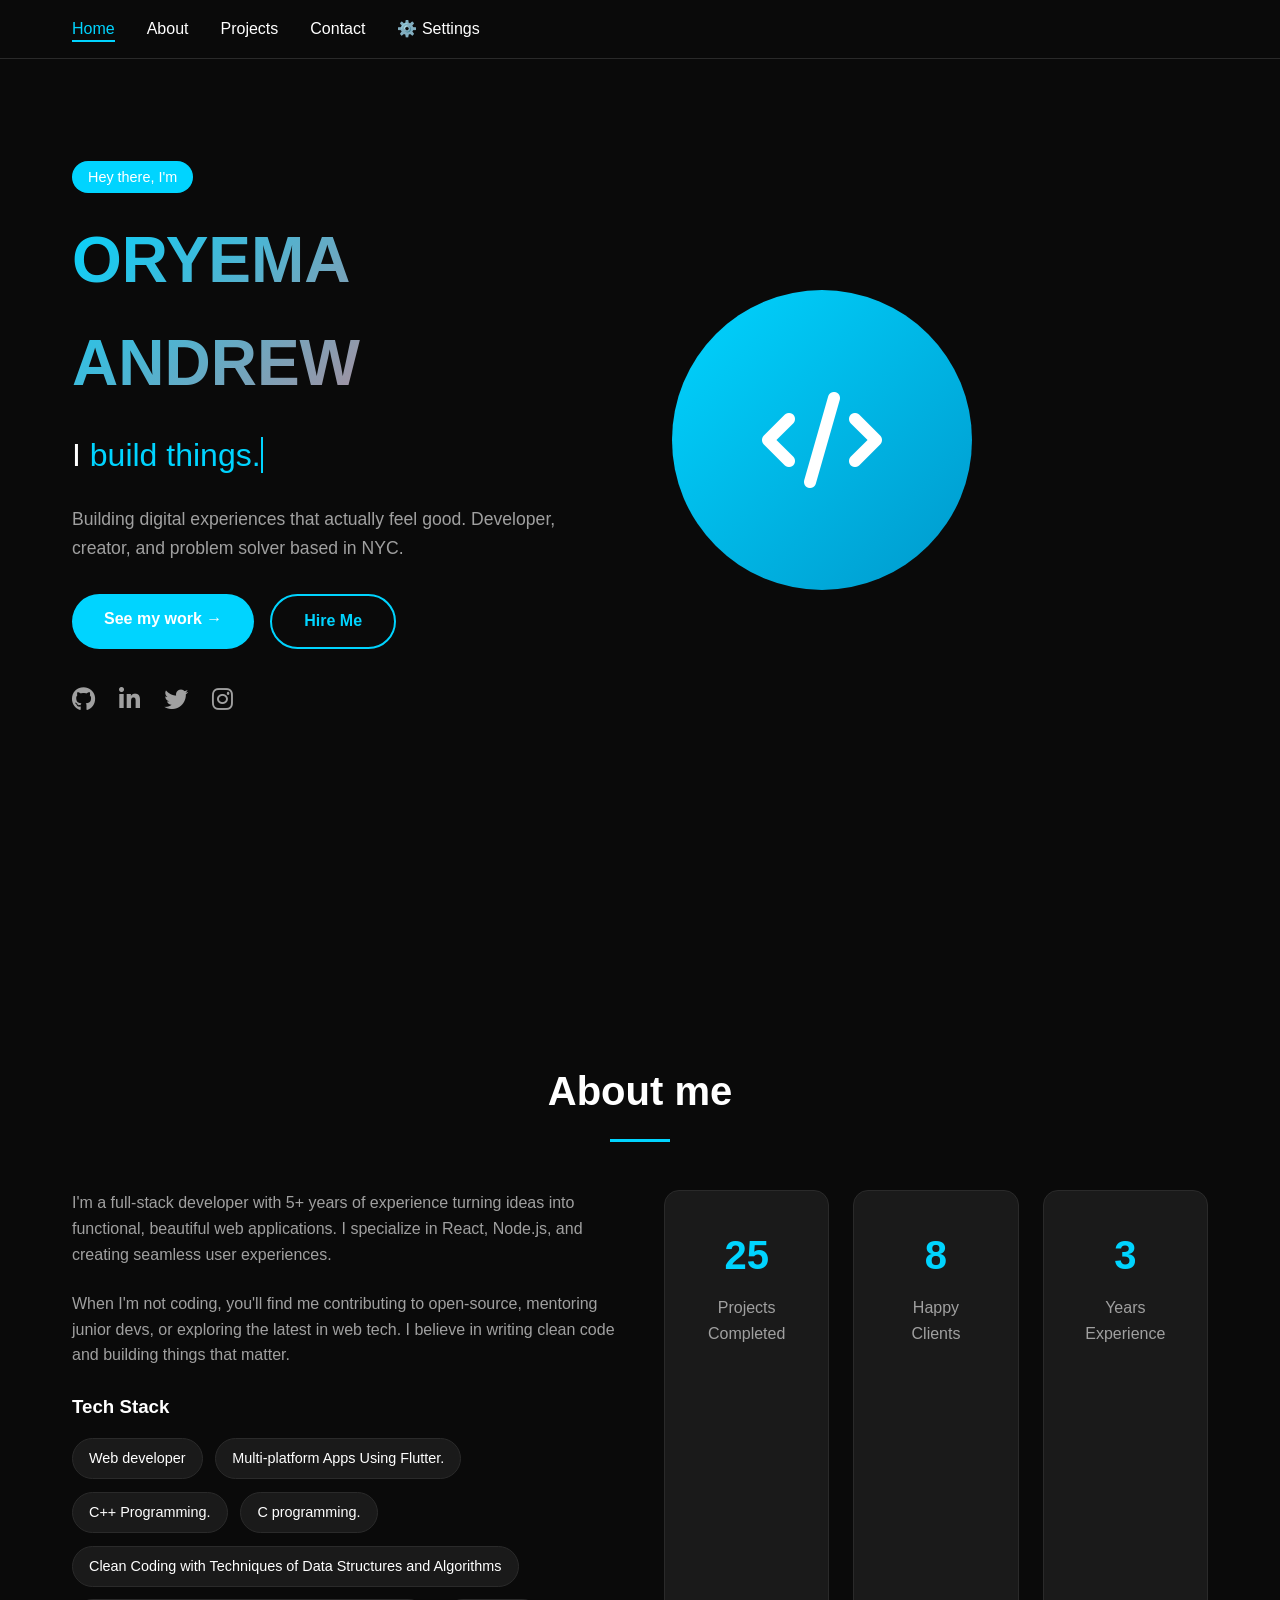
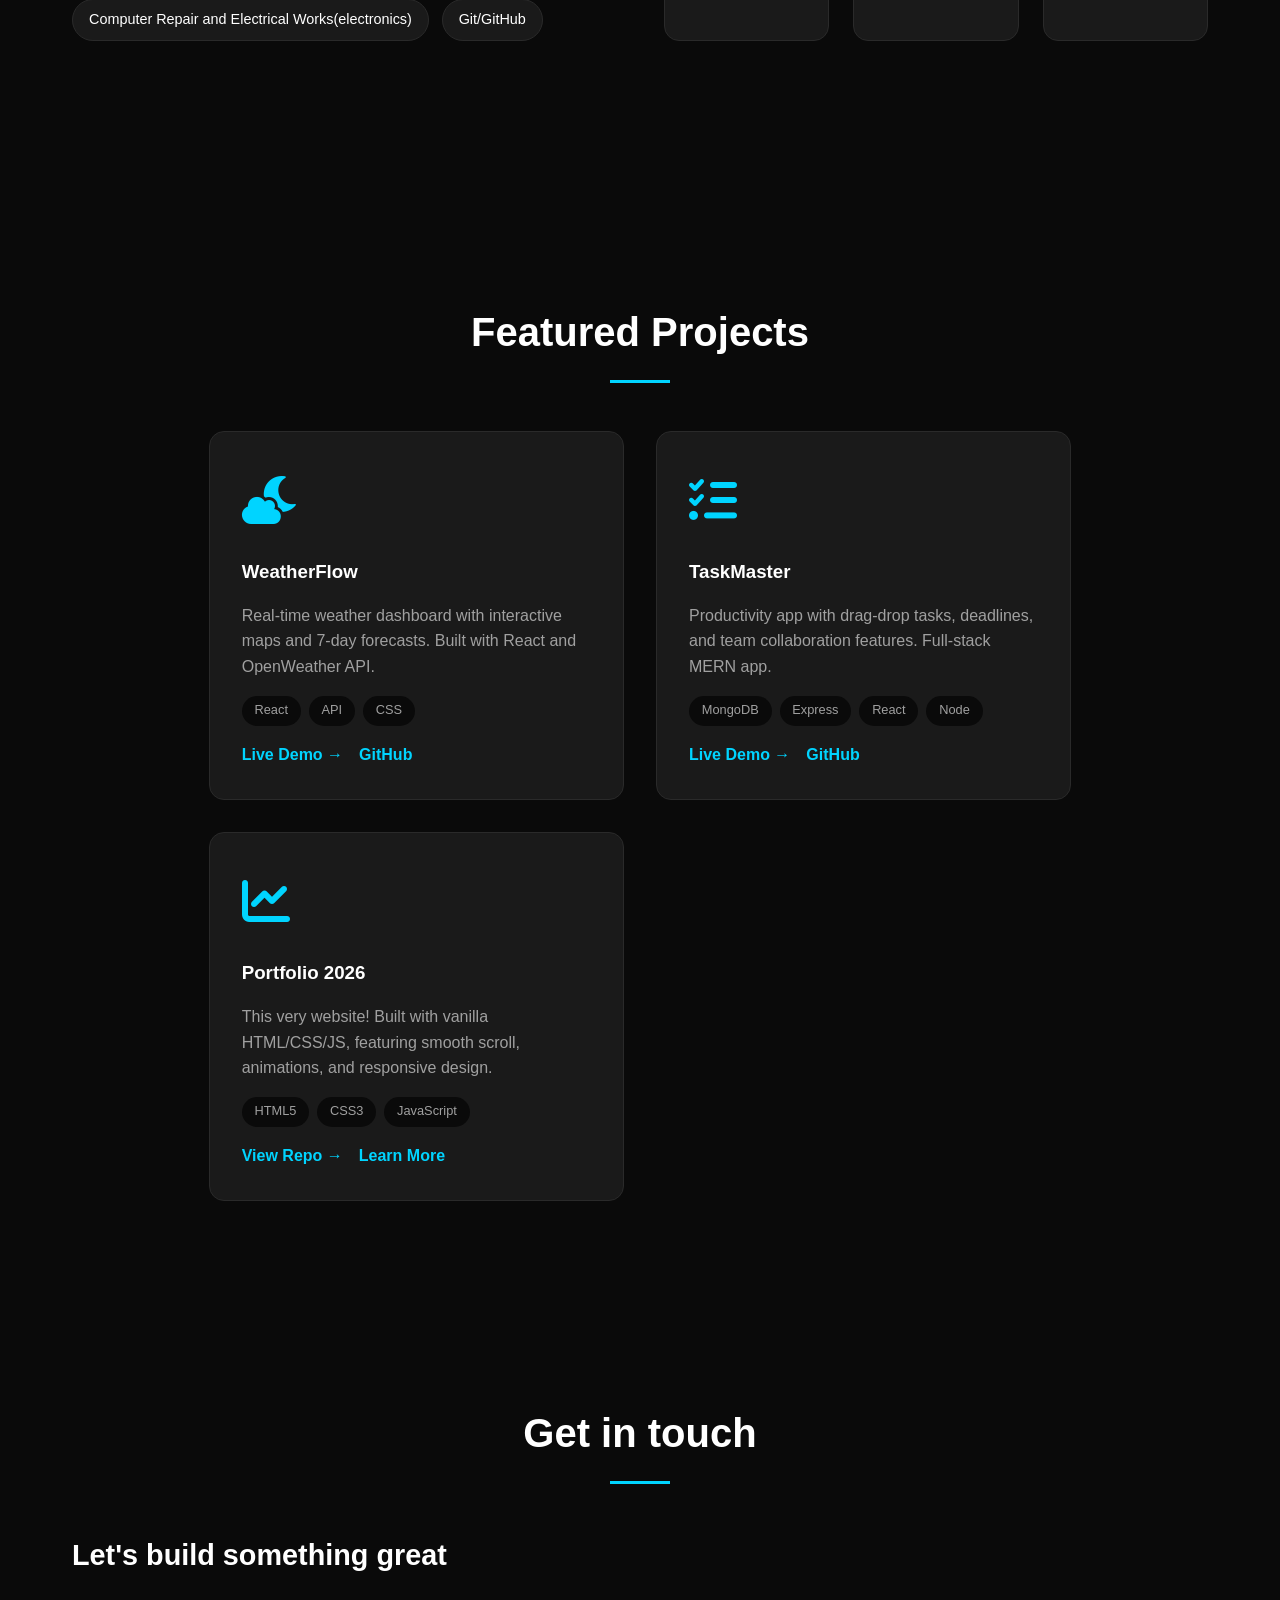
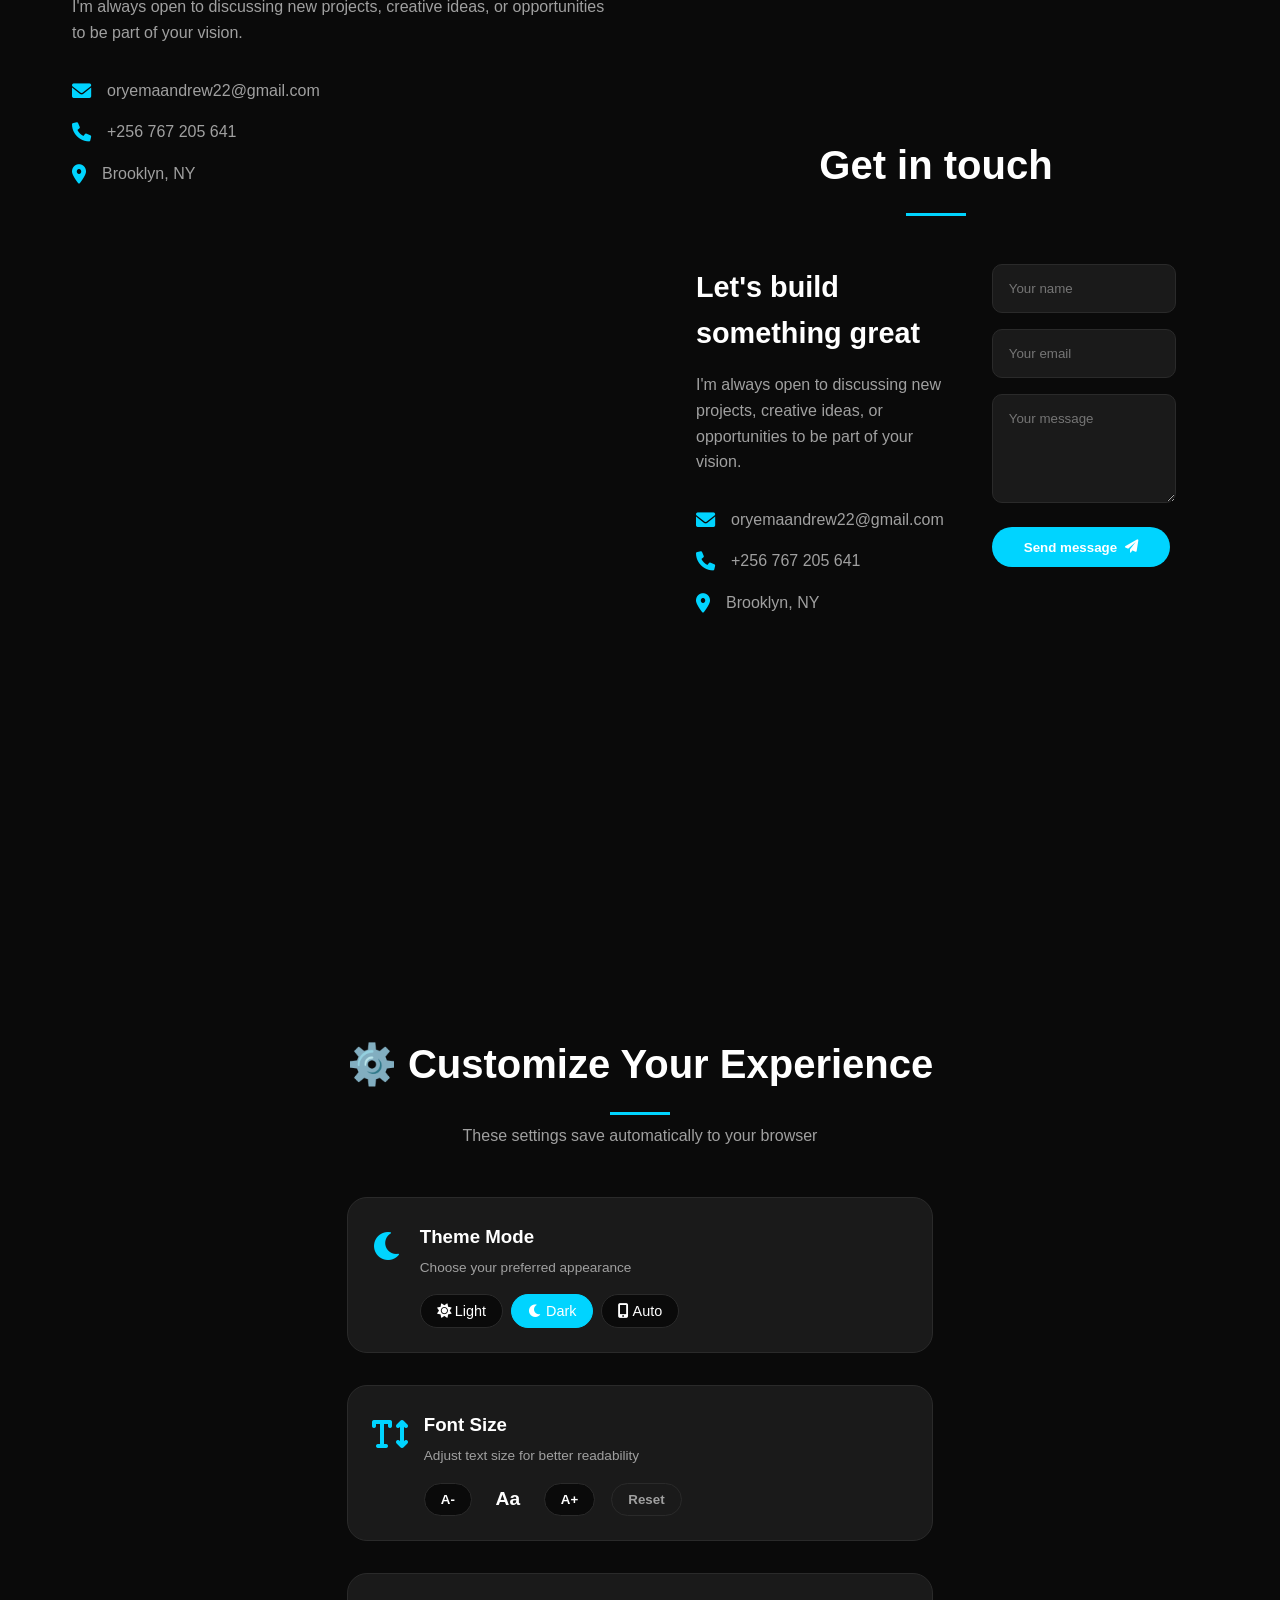
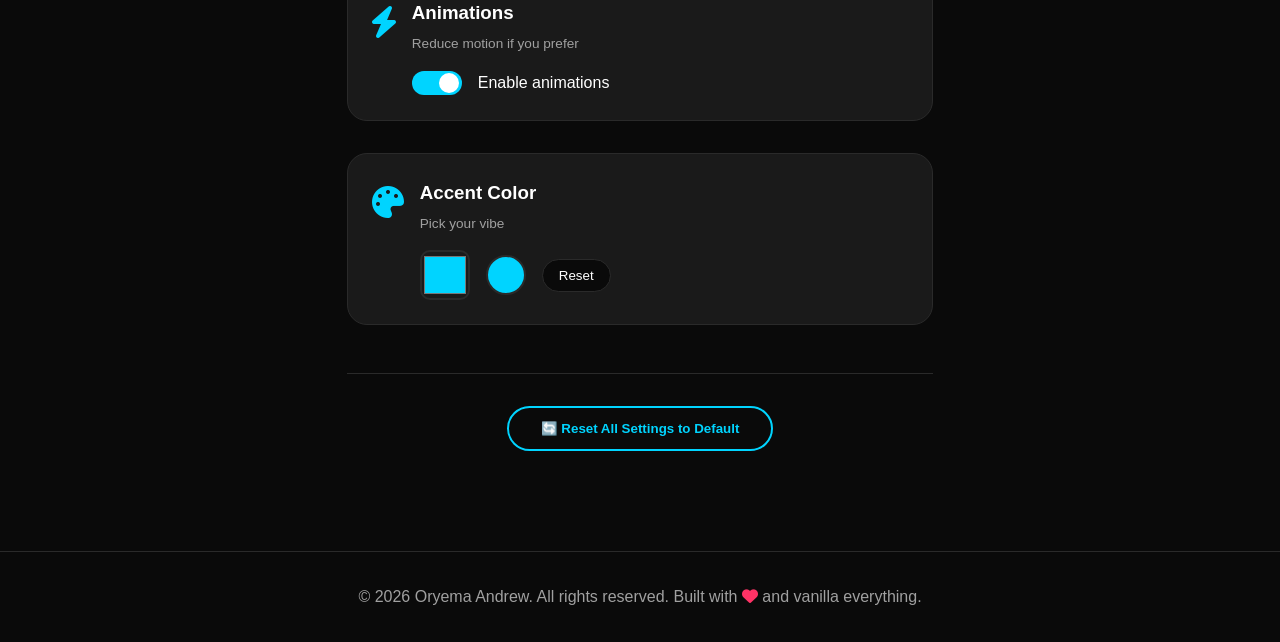
<file: index.html>
<!DOCTYPE html>
<html lang="en">
<head>
    <meta charset="UTF-8">
    <meta name="viewport" content="width=device-width, initial-scale=1.0, viewport-fit=cover">
    <meta name="description" content="Your bro's personal website - developer, creator, problem solver">
    <title>ORYEMA ANDREW</title>
    <link rel="stylesheet" href="style.css">
    <!-- Font Awesome 6 (free icons) -->
    <link rel="stylesheet" href="https://cdnjs.cloudflare.com/ajax/libs/font-awesome/6.0.0-beta3/css/all.min.css">
</head>

<body>
    <!-- Navigation -->
    <nav class="navbar">
        <div class="nav-container">
<ul class="nav-links">
    <li><a href="#home" class="nav-item active">Home</a></li>
    <li><a href="#about" class="nav-item">About</a></li>
    <li><a href="#projects" class="nav-item">Projects</a></li>
    <li><a href="#contact" class="nav-item">Contact</a></li>
    <li><a href="#settings" class="nav-item">⚙️ Settings</a></li>
</ul>
            <div class="hamburger">
                <span></span>
                <span></span>
                <span></span>
            </div>
        </div>
    </nav>

    <!-- Main Content -->
    <main>
        <!-- Hero Section -->
        <section id="home" class="section hero">
            <div class="container">
                <div class="hero-content">
                    <div class="hero-text">
                        <span class="badge">Hey there, I'm</span>
                        <h1 class="glow-text">ORYEMA ANDREW</h1>
                        <div class="typed-wrapper">
                            <span class="static-text">I </span>
                            <span id="typed" class="typed-text"></span>
                        </div>
                        <p class="hero-description">
                            Building digital experiences that actually feel good. 
                            Developer, creator, and problem solver based in NYC.
                        </p>
                        <div class="hero-buttons">
                            <a href="#projects" class="btn btn-primary">See my work →</a>
                             <a href="sales.html" class="btn btn-secondary">Hire Me</a>
                           
                        </div>
                        <div class="social-links">
                            <a href="#" aria-label="GitHub"><i class="fab fa-github"></i></a>
                            <a href="#" aria-label="LinkedIn"><i class="fab fa-linkedin-in"></i></a>
                            <a href="#" aria-label="Twitter"><i class="fab fa-twitter"></i></a>
                            <a href="#" aria-label="Instagram"><i class="fab fa-instagram"></i></a>
                        </div>
                    </div>
                    <div class="hero-image">
                        <div class="image-wrapper">
                            <div class="avatar-placeholder">
                                <i class="fas fa-code"></i>
                            </div>
                        </div>
                    </div>
                </div>
            </div>
        </section>

        <!-- About Section -->
        <section id="about" class="section about">
            <div class="container">
                <div class="section-header">
                    <h2>About me</h2>
                    <div class="underline"></div>
                </div>
                <div class="about-content">
                    <div class="about-text">
                        <p>I'm a full-stack developer with 5+ years of experience turning ideas into functional, beautiful web applications. I specialize in React, Node.js, and creating seamless user experiences.</p>
                        <p>When I'm not coding, you'll find me contributing to open-source, mentoring junior devs, or exploring the latest in web tech. I believe in writing clean code and building things that matter.</p>
                        <div class="skills">
                            <h3>Tech Stack</h3>
                            <div class="skill-tags">
                                <span>Web developer</span>
                                <span>Multi-platform Apps Using Flutter.</span>
                                <span>C++ Programming.</span>
                                <span>C programming.</span>
                                <span>Clean Coding with Techniques of Data Structures and Algorithms </span>
                                <span>Computer Repair and Electrical Works(electronics)</span>
                                <span>Git/GitHub</span>
                            </div>
                        </div>
                    </div>
                    <div class="about-stats">
                        <div class="stat-card">
                            <div class="stat-number" data-target="25">0</div>
                            <div class="stat-label">Projects Completed</div>
                        </div>
                        <div class="stat-card">
                            <div class="stat-number" data-target="8">0</div>
                            <div class="stat-label">Happy Clients</div>
                        </div>
                        <div class="stat-card">
                            <div class="stat-number" data-target="3">0</div>
                            <div class="stat-label">Years Experience</div>
                        </div>
                    </div>
                </div>
            </div>
        </section>

        <!-- Projects Section -->
        <section id="projects" class="section projects">
            <div class="container">
                <div class="section-header">
                    <h2>Featured Projects</h2>
                    <div class="underline"></div>
                </div>
                <div class="projects-grid">
                    <div class="project-card">
                        <div class="project-icon">
                            <i class="fas fa-cloud-moon"></i>
                        </div>
                        <h3>WeatherFlow</h3>
                        <p>Real-time weather dashboard with interactive maps and 7-day forecasts. Built with React and OpenWeather API.</p>
                        <div class="project-tech">
                            <span>React</span>
                            <span>API</span>
                            <span>CSS</span>
                        </div>
                        <div class="project-links">
                            <a href="#">Live Demo →</a>
                            <a href="#">GitHub</a>
                        </div>
                    </div>
                    <div class="project-card">
                        <div class="project-icon">
                            <i class="fas fa-tasks"></i>
                        </div>
                        <h3>TaskMaster</h3>
                        <p>Productivity app with drag-drop tasks, deadlines, and team collaboration features. Full-stack MERN app.</p>
                        <div class="project-tech">
                            <span>MongoDB</span>
                            <span>Express</span>
                            <span>React</span>
                            <span>Node</span>
                        </div>
                        <div class="project-links">
                            <a href="#">Live Demo →</a>
                            <a href="#">GitHub</a>
                        </div>
                    </div>
                    <div class="project-card">
                        <div class="project-icon">
                            <i class="fas fa-chart-line"></i>
                        </div>
                        <h3>Portfolio 2026</h3>
                        <p>This very website! Built with vanilla HTML/CSS/JS, featuring smooth scroll, animations, and responsive design.</p>
                        <div class="project-tech">
                            <span>HTML5</span>
                            <span>CSS3</span>
                            <span>JavaScript</span>
                        </div>
                        <div class="project-links">
                            <a href="#">View Repo →</a>
                            <a href="#">Learn More</a>
                        </div>
                    </div>
                </div>
            </div>
        </section>

        <!-- Contact Section -->
        <section id="contact" class="section contact">
            <div class="container">
                <div class="section-header">
                    <h2>Get in touch</h2>
                    <div class="underline"></div>
                </div>
                <div class="contact-wrapper">
                    <div class="contact-info">
                        <h3>Let's build something great</h3>
                        <p>I'm always open to discussing new projects, creative ideas, or opportunities to be part of your vision.</p>
                        <div class="contact-details">
                            <div class="contact-item">
                                <i class="fas fa-envelope"></i>
                                <span>oryemaandrew22@gmail.com</span>
                            </div>
                            <div class="contact-item">
                                <i class="fas fa-phone"></i>
                                <span>+256 767 205 641</span>
                            </div>
                            <div class="contact-item">
                                <i class="fas fa-map-marker-alt"></i>
                                <span>Brooklyn, NY</span>
                            </div>
                        </div>
                    </div>
                   <!-- Contact Section -->
<section id="contact" class="section contact">
    <div class="container">
        <div class="section-header">
            <h2>Get in touch</h2>
            <div class="underline"></div>
        </div>
        <div class="contact-wrapper">
            <div class="contact-info">
                <h3>Let's build something great</h3>
                <p>I'm always open to discussing new projects, creative ideas, or opportunities to be part of your vision.</p>
                <div class="contact-details">
                    <div class="contact-item">
                        <i class="fas fa-envelope"></i>
                        <span>oryemaandrew22@gmail.com</span>
                    </div>
                    <div class="contact-item">
                        <i class="fas fa-phone"></i>
                        <span>+256 767 205 641</span>
                    </div>
                    <div class="contact-item">
                        <i class="fas fa-map-marker-alt"></i>
                        <span>Brooklyn, NY</span>
                    </div>
                </div>
            </div>
            
            <!-- FIXED FORM - No closing tag until AFTER all inputs -->
            <form action="https://formspree.io/f/mjgzneva" method="POST" class="contact-form">
                <div class="form-group">
                    <input type="text" name="name" id="name" placeholder="Your name" required>
                </div>
                <div class="form-group">
                    <input type="email" name="email" id="email" placeholder="Your email" required>
                </div>
                <div class="form-group">
                    <textarea name="message" id="message" rows="5" placeholder="Your message" required></textarea>
                </div>
                <button type="submit" class="btn btn-primary submit-btn">Send message <i class="fas fa-paper-plane"></i></button>
                <div id="formStatus" class="form-status"></div>
                
                <!-- Hidden fields for Formspree -->
                <input type="hidden" name="_to" value="oryemaandrew22@gmail.com">
                <input type="hidden" name="_subject" value="New message from your portfolio!">
            </form>
        </div>
    </div>
</section>
                </div>
            </div>
        </section>
        <!-- Settings Section -->
<section id="settings" class="section settings">
    <div class="container">
        <div class="section-header">
            <h2>⚙️ Customize Your Experience</h2>
            <div class="underline"></div>
            <p class="settings-subtitle">These settings save automatically to your browser</p>
        </div>
        
        <div class="settings-grid">
            <!-- Theme Toggle -->
            <div class="setting-card">
                <div class="setting-icon">
                    <i class="fas fa-moon"></i>
                </div>
                <div class="setting-content">
                    <h3>Theme Mode</h3>
                    <p>Choose your preferred appearance</p>
                    <div class="theme-options">
                        <button class="theme-btn" data-theme="light">
                            <i class="fas fa-sun"></i> Light
                        </button>
                        <button class="theme-btn" data-theme="dark">
                            <i class="fas fa-moon"></i> Dark
                        </button>
                        <button class="theme-btn" data-theme="auto">
                            <i class="fas fa-mobile-alt"></i> Auto
                        </button>
                    </div>
                </div>
            </div>

            <!-- Font Size -->
            <div class="setting-card">
                <div class="setting-icon">
                    <i class="fas fa-text-height"></i>
                </div>
                <div class="setting-content">
                    <h3>Font Size</h3>
                    <p>Adjust text size for better readability</p>
                    <div class="font-controls">
                        <button class="font-btn" data-size="small">A-</button>
                        <span class="font-preview">Aa</span>
                        <button class="font-btn" data-size="large">A+</button>
                        <button class="font-btn reset-btn" data-size="reset">Reset</button>
                    </div>
                </div>
            </div>

            <!-- Animations Toggle -->
            <div class="setting-card">
                <div class="setting-icon">
                    <i class="fas fa-bolt"></i>
                </div>
                <div class="setting-content">
                    <h3>Animations</h3>
                    <p>Reduce motion if you prefer</p>
                    <label class="toggle-switch">
                        <input type="checkbox" id="animationToggle" checked>
                        <span class="toggle-slider"></span>
                        <span class="toggle-label">Enable animations</span>
                    </label>
                </div>
            </div>

            <!-- Accent Color -->
            <div class="setting-card">
                <div class="setting-icon">
                    <i class="fas fa-palette"></i>
                </div>
                <div class="setting-content">
                    <h3>Accent Color</h3>
                    <p>Pick your vibe</p>
                    <div class="color-picker-wrapper">
                        <input type="color" id="accentColor" value="#00d4ff">
                        <span class="color-preview"></span>
                        <button id="resetColor" class="reset-color-btn">Reset</button>
                    </div>
                </div>
            </div>
        </div>
        
        <!-- Reset All Settings -->
        <div class="settings-footer">
            <button id="resetAllSettings" class="btn btn-secondary">
                🔄 Reset All Settings to Default
            </button>
        </div>
    </div>
</section>
    </main>


    <!-- Footer -->
    <footer class="footer">
        <div class="container">
            <p>&copy; 2026 Oryema Andrew. All rights reserved. Built with <i class="fas fa-heart"></i> and vanilla everything.</p>
        </div>
    </footer>

    <script src="script.js"></script>
</body>
</html>
</file>
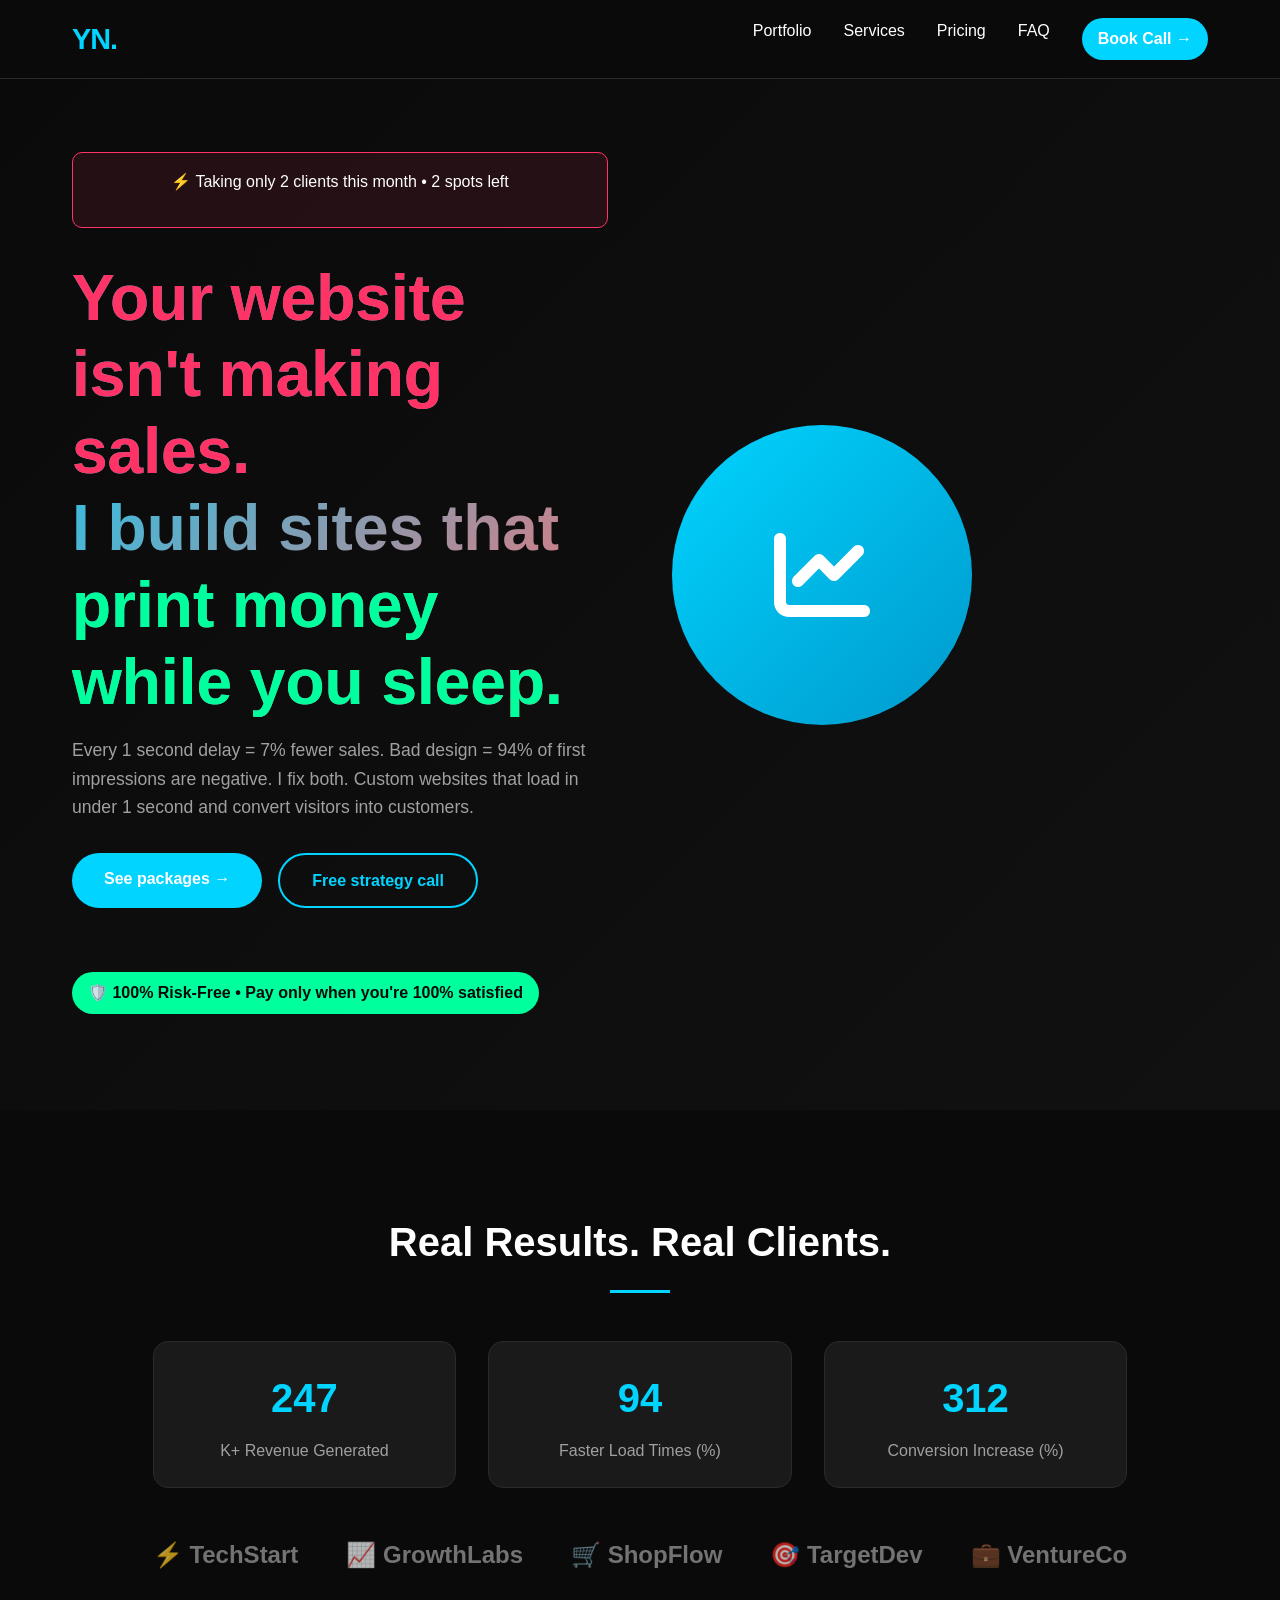
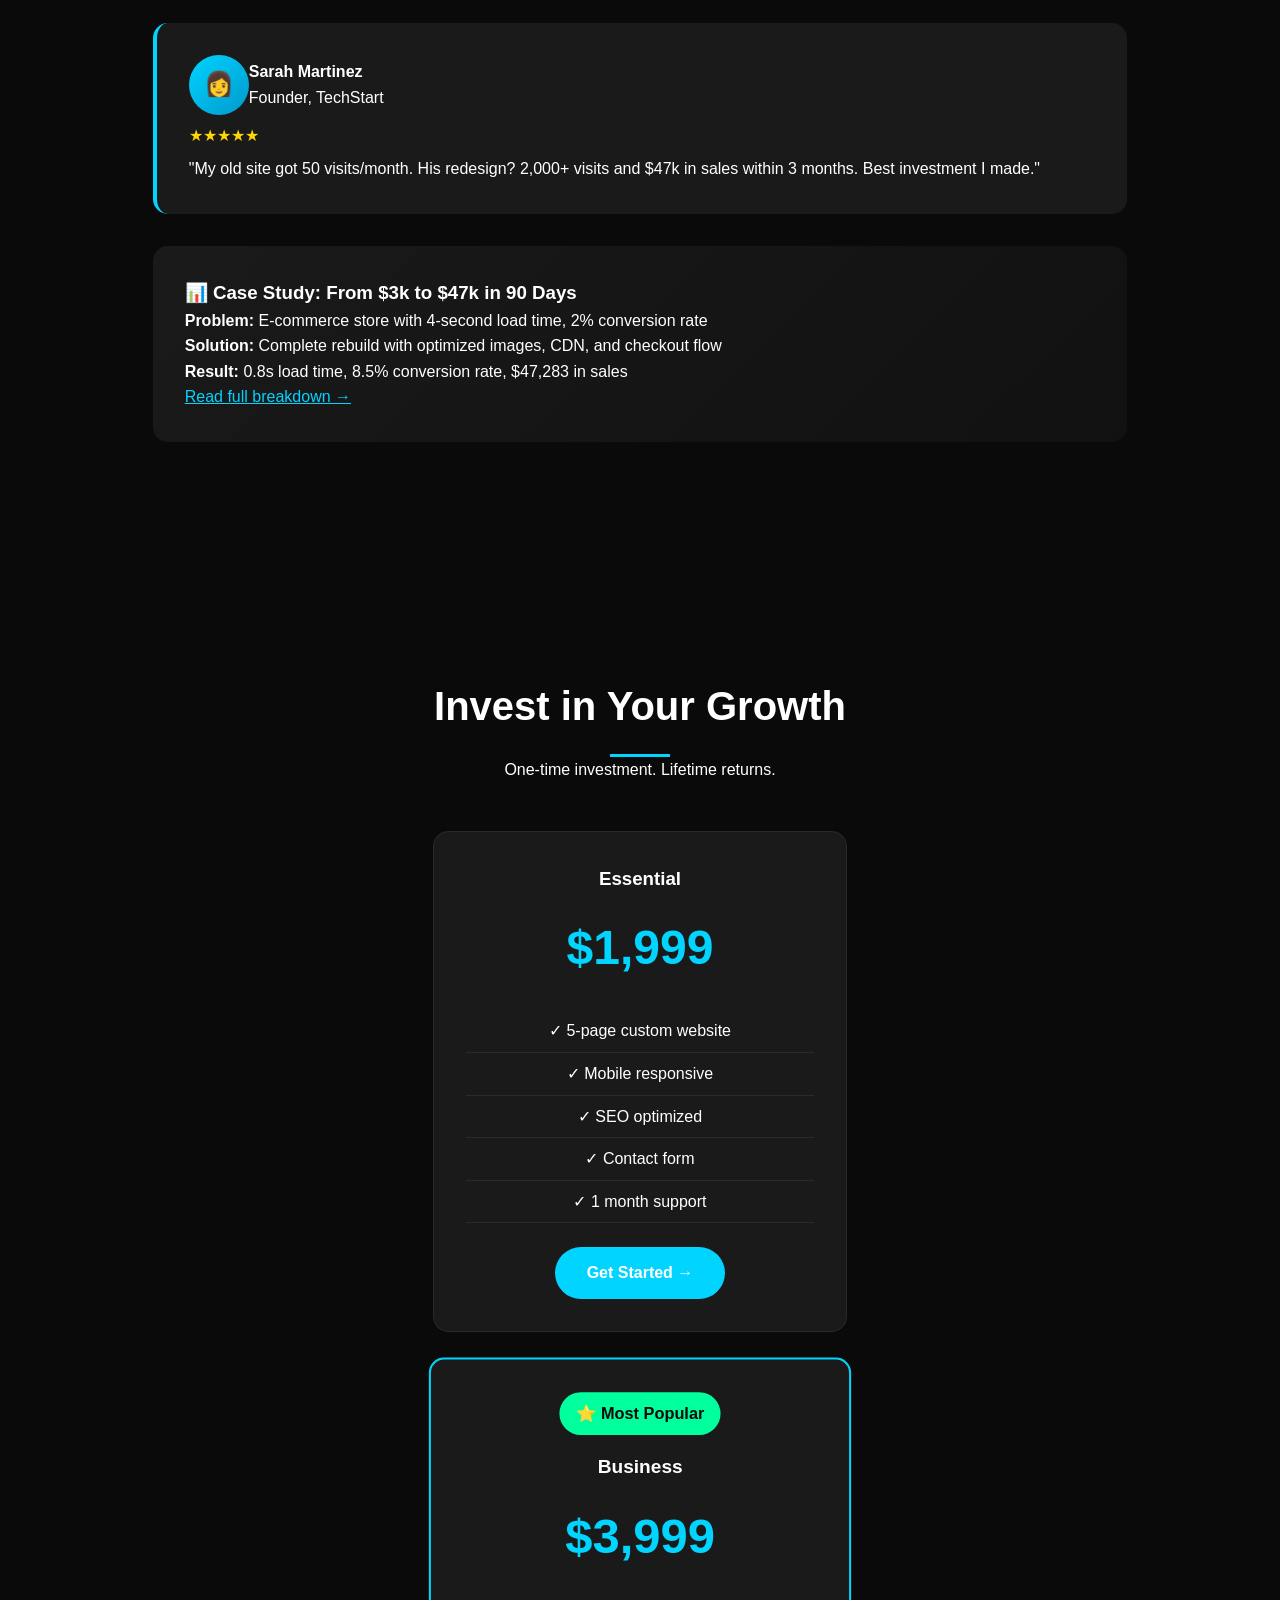
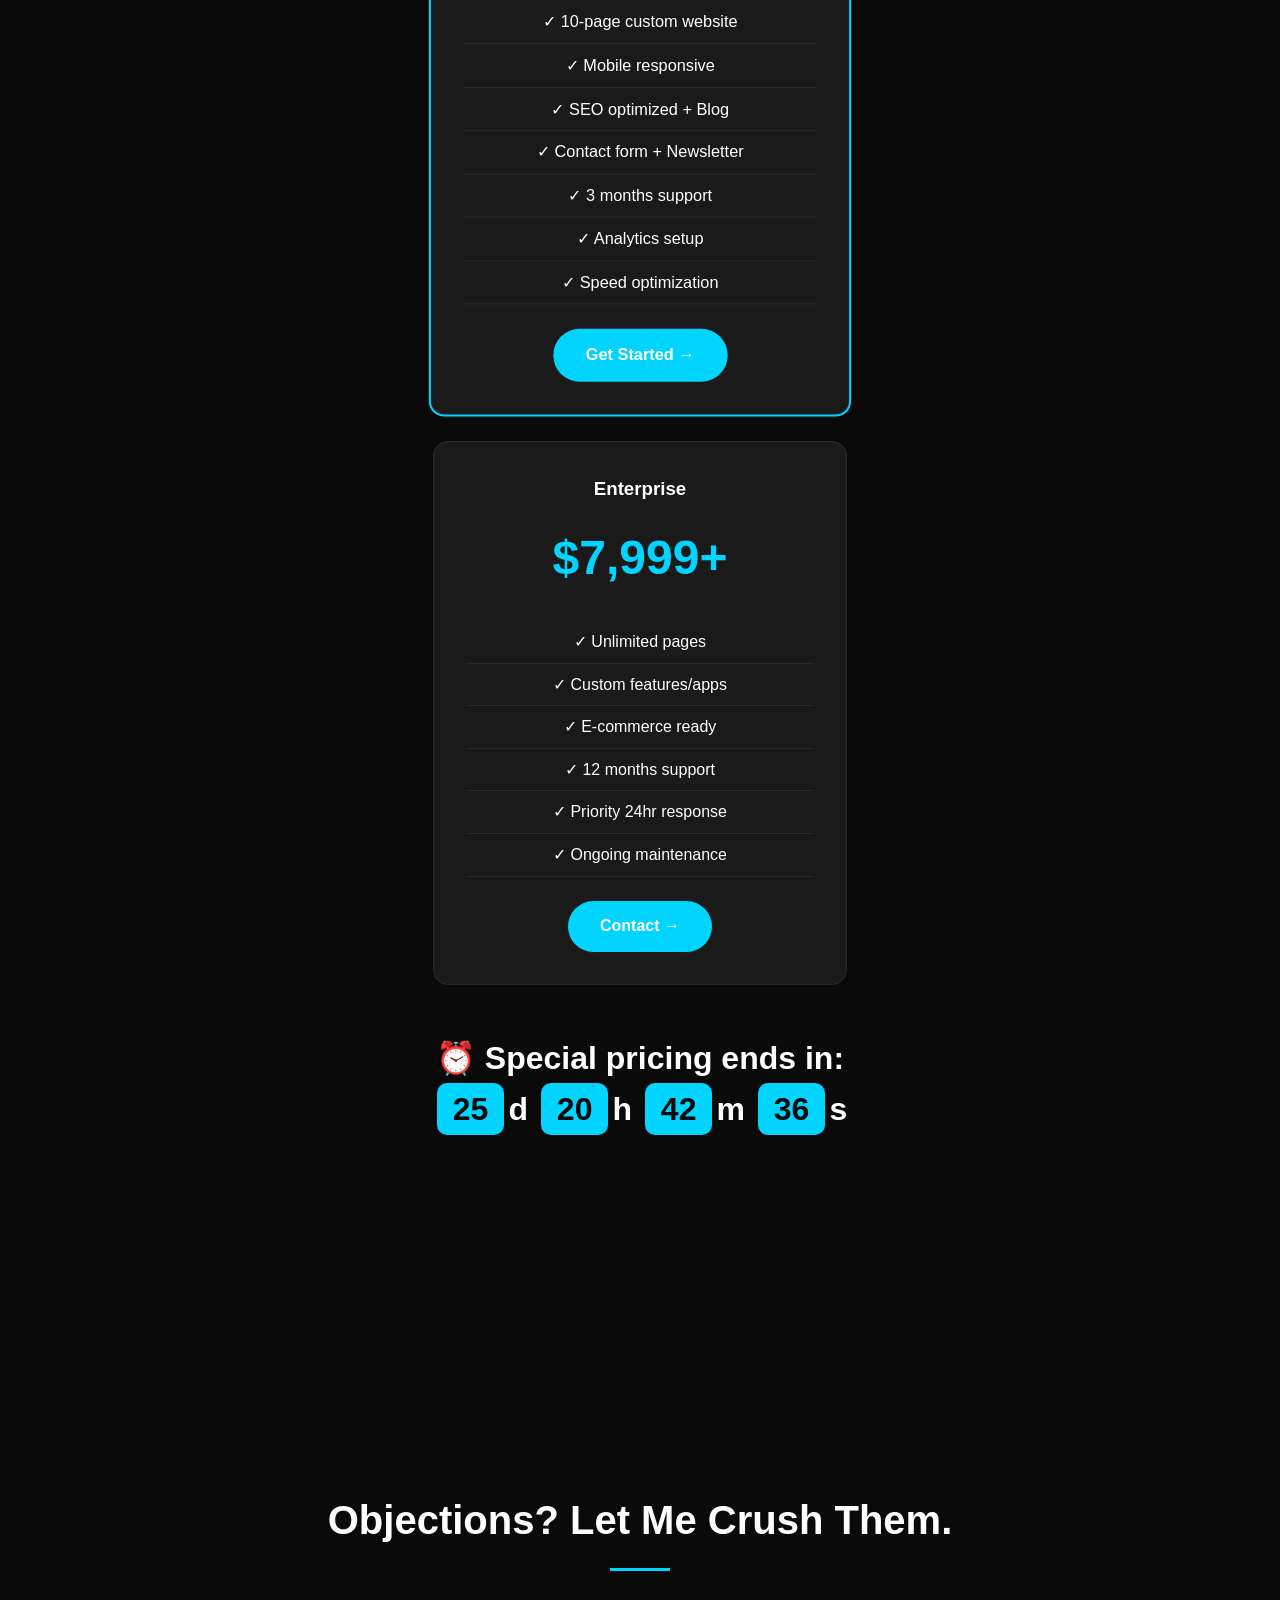
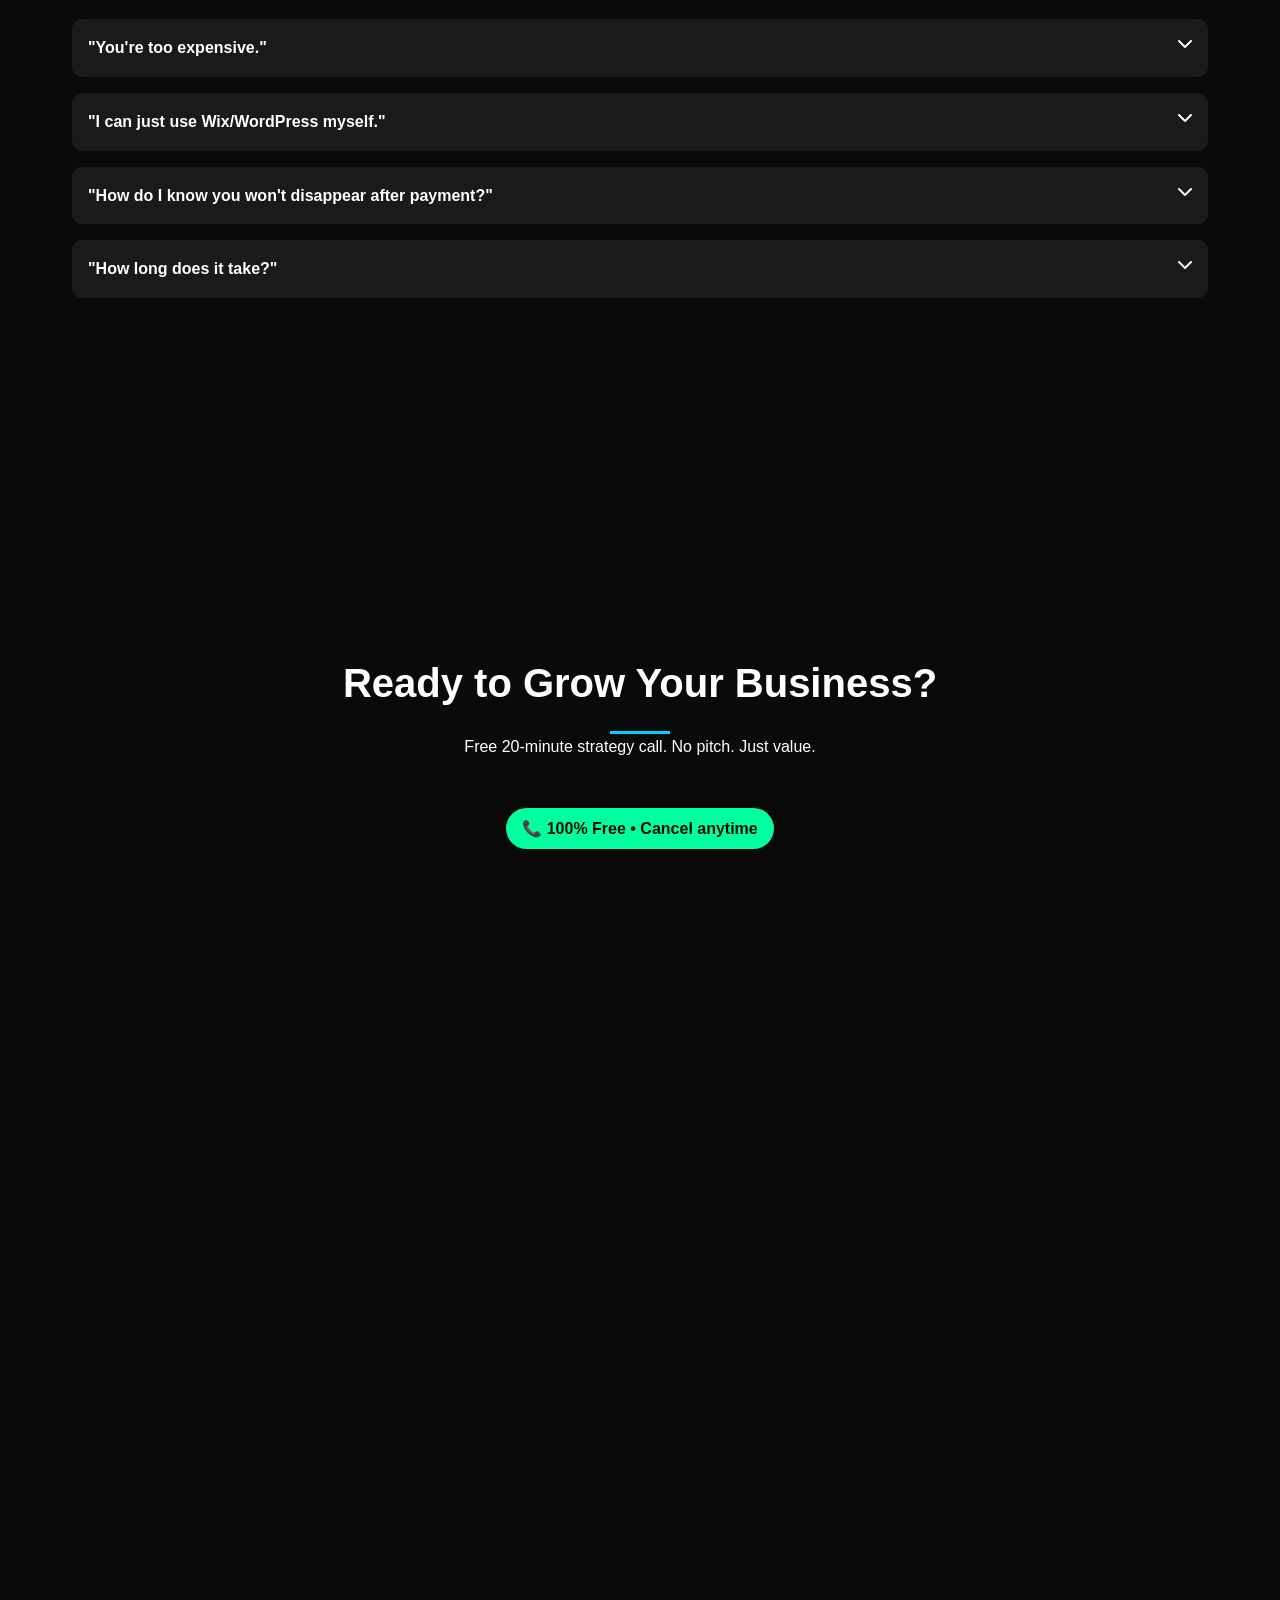
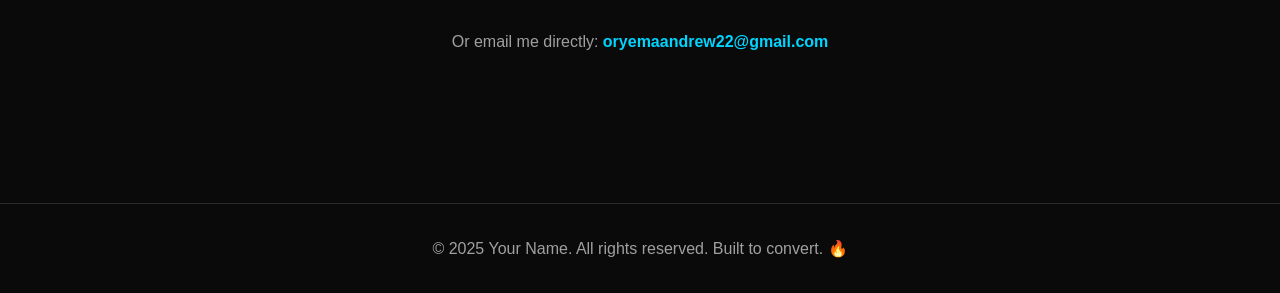
<file: sales.html>
<!DOCTYPE html>
<html lang="en">
<head>
    <meta charset="UTF-8">
    <meta name="viewport" content="width=device-width, initial-scale=1.0">
    <meta name="description" content="Custom website development that actually drives sales. Free strategy call included.">
    <title>Hire Me | Custom Website Development</title>
    <link rel="stylesheet" href="style.css">
    <link rel="stylesheet" href="https://cdnjs.cloudflare.com/ajax/libs/font-awesome/6.0.0-beta3/css/all.min.css">
    
    <style>
        /* Additional sales page styles */
        .sales-hero {
            background: linear-gradient(135deg, var(--bg-primary) 0%, var(--bg-secondary) 100%);
            padding: 120px 0 80px;
        }
        
        .pas-headline {
            font-size: 3rem;
            line-height: 1.2;
            margin-bottom: 1.5rem;
        }
        
        .pas-problem {
            color: var(--error);
            font-weight: bold;
        }
        
        .pas-solution {
            color: var(--success);
        }
        
        .social-proof-stats {
            display: grid;
            grid-template-columns: repeat(3, 1fr);
            gap: 2rem;
            margin: 3rem 0;
            text-align: center;
        }
        
        .stat-box {
            background: var(--card-bg);
            padding: 1.5rem;
            border-radius: 15px;
            border: 1px solid var(--border);
        }
        
        .stat-number-large {
            font-size: 2.5rem;
            font-weight: bold;
            color: var(--accent);
        }
        
        .client-logos {
            display: flex;
            justify-content: center;
            gap: 3rem;
            flex-wrap: wrap;
            margin: 3rem 0;
            opacity: 0.7;
        }
        
        .client-logos span {
            font-size: 1.5rem;
            font-weight: bold;
            color: var(--text-secondary);
        }
        
        .testimonial-card {
            background: var(--card-bg);
            padding: 2rem;
            border-radius: 15px;
            margin: 1rem 0;
            border-left: 4px solid var(--accent);
        }
        
        .testimonial-card img {
            width: 60px;
            height: 60px;
            border-radius: 50%;
            background: var(--accent);
            display: inline-block;
            margin-right: 1rem;
        }
        
        .rating {
            color: gold;
            margin: 0.5rem 0;
        }
        
        .case-study {
            background: linear-gradient(135deg, var(--card-bg), var(--bg-secondary));
            padding: 2rem;
            border-radius: 15px;
            margin: 2rem 0;
        }
        
        .guarantee-badge {
            background: var(--success);
            color: var(--bg-primary);
            padding: 0.5rem 1rem;
            border-radius: 50px;
            display: inline-block;
            font-weight: bold;
            margin-bottom: 1rem;
        }
        
        .urgency-banner {
            background: rgba(255, 51, 102, 0.1);
            border: 1px solid var(--error);
            padding: 1rem;
            border-radius: 10px;
            text-align: center;
            margin: 2rem 0;
        }
        
        .progress-bar {
            height: 8px;
            background: var(--error);
            border-radius: 4px;
            margin-top: 0.5rem;
            width: 33%;
        }
        
        .countdown {
            font-size: 2rem;
            font-weight: bold;
            text-align: center;
            margin: 1rem 0;
        }
        
        .countdown span {
            background: var(--accent);
            color: var(--bg-primary);
            padding: 0.5rem 1rem;
            border-radius: 10px;
            margin: 0 0.25rem;
        }
        
        .pricing-grid {
            display: grid;
            grid-template-columns: repeat(auto-fit, minmax(280px, 1fr));
            gap: 2rem;
            margin: 3rem 0;
        }
        
        .pricing-card {
            background: var(--card-bg);
            padding: 2rem;
            border-radius: 15px;
            text-align: center;
            border: 1px solid var(--border);
            transition: all 0.3s;
        }
        
        .pricing-card:hover {
            transform: translateY(-10px);
            border-color: var(--accent);
        }
        
        .pricing-card.featured {
            border: 2px solid var(--accent);
            transform: scale(1.02);
        }
        
        .price {
            font-size: 3rem;
            font-weight: bold;
            color: var(--accent);
            margin: 1rem 0;
        }
        
        .price small {
            font-size: 1rem;
        }
        
        .pricing-features {
            list-style: none;
            margin: 1.5rem 0;
        }
        
        .pricing-features li {
            padding: 0.5rem 0;
            border-bottom: 1px solid var(--border);
        }
        
        .faq-item {
            background: var(--card-bg);
            margin: 1rem 0;
            border-radius: 10px;
            overflow: hidden;
        }
        
        .faq-question {
            padding: 1rem;
            cursor: pointer;
            display: flex;
            justify-content: space-between;
            font-weight: bold;
        }
        
        .faq-answer {
            padding: 0 1rem;
            max-height: 0;
            overflow: hidden;
            transition: max-height 0.3s ease;
        }
        
        .faq-item.active .faq-answer {
            max-height: 200px;
            padding: 0 1rem 1rem;
        }
        
        .lead-magnet-popup {
            position: fixed;
            bottom: 20px;
            right: 20px;
            background: var(--card-bg);
            padding: 1.5rem;
            border-radius: 15px;
            max-width: 300px;
            z-index: 1000;
            box-shadow: 0 10px 40px rgba(0,0,0,0.3);
            display: none;
            border: 1px solid var(--accent);
        }
        
        .lead-magnet-popup.show {
            display: block;
            animation: slideIn 0.5s ease;
        }
        
        @keyframes slideIn {
            from {
                transform: translateX(100%);
                opacity: 0;
            }
            to {
                transform: translateX(0);
                opacity: 1;
            }
        }
        
        .close-popup {
            float: right;
            cursor: pointer;
            font-size: 1.5rem;
        }
        
        .booking-section {
            text-align: center;
            margin: 3rem 0;
        }
        
        .calendly-inline-widget {
            min-height: 700px;
            margin-top: 2rem;
        }
        
        @media (max-width: 768px) {
            .pas-headline {
                font-size: 2rem;
            }
            .social-proof-stats {
                grid-template-columns: 1fr;
            }
            .lead-magnet-popup {
                left: 20px;
                right: 20px;
                max-width: none;
            }
        }
    </style>
</head>
<body>
    <!-- Navigation -->
    <nav class="navbar">
        <div class="nav-container">
            <div class="logo">
                <a href="index.html">YN.</a>
            </div>
            <ul class="nav-links">
                <li><a href="index.html" class="nav-item">Portfolio</a></li>
                <li><a href="#services" class="nav-item">Services</a></li>
                <li><a href="#pricing" class="nav-item">Pricing</a></li>
                <li><a href="#faq" class="nav-item">FAQ</a></li>
                <li><a href="#book" class="nav-item btn btn-primary" style="padding: 0.5rem 1rem;">Book Call →</a></li>
            </ul>
            <div class="hamburger">
                <span></span>
                <span></span>
                <span></span>
            </div>
        </div>
    </nav>

    <main>
        <!-- PAS HERO SECTION -->
        <section class="sales-hero">
            <div class="container">
                <div class="hero-content">
                    <div class="hero-text">
                        <div class="urgency-banner">
                            ⚡ Taking only 2 clients this month • <span id="spotsLeft">2</span> spots left
                            <div class="progress-bar" style="width: 0%"></div>
                        </div>
                        
                        <h1 class="pas-headline">
                            <span class="pas-problem">Your website isn't making sales.</span><br>
                            <span>I build sites that <span class="pas-solution">print money while you sleep.</span></span>
                        </h1>
                        
                        <p class="hero-description">
                            Every 1 second delay = 7% fewer sales. Bad design = 94% of first impressions are negative. 
                            I fix both. Custom websites that load in under 1 second and convert visitors into customers.
                        </p>
                        
                        <div class="hero-buttons">
                            <a href="#pricing" class="btn btn-primary">See packages →</a>
                            <a href="#book" class="btn btn-secondary">Free strategy call</a>
                        </div>
                        
                        <div class="guarantee-badge" style="margin-top: 2rem;">
                            🛡️ 100% Risk-Free • Pay only when you're 100% satisfied
                        </div>
                    </div>
                    <div class="hero-image">
                        <div class="avatar-placeholder">
                            <i class="fas fa-chart-line"></i>
                        </div>
                    </div>
                </div>
            </div>
        </section>

        <!-- SOCIAL PROOF STACK -->
        <section class="section">
            <div class="container">
                <div class="section-header">
                    <h2>Real Results. Real Clients.</h2>
                    <div class="underline"></div>
                </div>
                
                <div class="social-proof-stats">
                    <div class="stat-box">
                        <div class="stat-number-large" data-target="247">0</div>
                        <div class="stat-label">K+ Revenue Generated</div>
                    </div>
                    <div class="stat-box">
                        <div class="stat-number-large" data-target="94">0</div>
                        <div class="stat-label">Faster Load Times (%)</div>
                    </div>
                    <div class="stat-box">
                        <div class="stat-number-large" data-target="312">0</div>
                        <div class="stat-label">Conversion Increase (%)</div>
                    </div>
                </div>
                
                <div class="client-logos">
                    <span>⚡ TechStart</span>
                    <span>📈 GrowthLabs</span>
                    <span>🛒 ShopFlow</span>
                    <span>🎯 TargetDev</span>
                    <span>💼 VentureCo</span>
                </div>
                
                <div class="testimonial-card">
                    <div style="display: flex; align-items: center;">
                        <div class="avatar-placeholder" style="width: 60px; height: 60px; font-size: 1.5rem;">👩</div>
                        <div>
                            <h4>Sarah Martinez</h4>
                            <span>Founder, TechStart</span>
                        </div>
                    </div>
                    <div class="rating">★★★★★</div>
                    <p>"My old site got 50 visits/month. His redesign? 2,000+ visits and $47k in sales within 3 months. Best investment I made."</p>
                </div>
                
                <div class="case-study">
                    <h3>📊 Case Study: From $3k to $47k in 90 Days</h3>
                    <p><strong>Problem:</strong> E-commerce store with 4-second load time, 2% conversion rate</p>
                    <p><strong>Solution:</strong> Complete rebuild with optimized images, CDN, and checkout flow</p>
                    <p><strong>Result:</strong> 0.8s load time, 8.5% conversion rate, $47,283 in sales</p>
                    <a href="#" style="color: var(--accent);">Read full breakdown →</a>
                </div>
            </div>
        </section>

        <!-- PRICING SECTION -->
        <section id="pricing" class="section">
            <div class="container">
                <div class="section-header">
                    <h2>Invest in Your Growth</h2>
                    <div class="underline"></div>
                    <p>One-time investment. Lifetime returns.</p>
                </div>
                
                <div class="pricing-grid">
                    <div class="pricing-card">
                        <h3>Essential</h3>
                        <div class="price">$1,999</div>
                        <ul class="pricing-features">
                            <li>✓ 5-page custom website</li>
                            <li>✓ Mobile responsive</li>
                            <li>✓ SEO optimized</li>
                            <li>✓ Contact form</li>
                            <li>✓ 1 month support</li>
                        </ul>
                        <a href="#book" class="btn btn-primary">Get Started →</a>
                    </div>
                    
                    <div class="pricing-card featured">
                        <div class="guarantee-badge" style="margin-bottom: 1rem;">⭐ Most Popular</div>
                        <h3>Business</h3>
                        <div class="price">$3,999</div>
                        <ul class="pricing-features">
                            <li>✓ 10-page custom website</li>
                            <li>✓ Mobile responsive</li>
                            <li>✓ SEO optimized + Blog</li>
                            <li>✓ Contact form + Newsletter</li>
                            <li>✓ 3 months support</li>
                            <li>✓ Analytics setup</li>
                            <li>✓ Speed optimization</li>
                        </ul>
                        <a href="#book" class="btn btn-primary">Get Started →</a>
                    </div>
                    
                    <div class="pricing-card">
                        <h3>Enterprise</h3>
                        <div class="price">$7,999+</div>
                        <ul class="pricing-features">
                            <li>✓ Unlimited pages</li>
                            <li>✓ Custom features/apps</li>
                            <li>✓ E-commerce ready</li>
                            <li>✓ 12 months support</li>
                            <li>✓ Priority 24hr response</li>
                            <li>✓ Ongoing maintenance</li>
                        </ul>
                        <a href="#book" class="btn btn-primary">Contact →</a>
                    </div>
                </div>
                
                <div class="countdown" style="margin-top: 2rem;">
                    ⏰ Special pricing ends in:
                    <div>
                        <span id="days">00</span>d 
                        <span id="hours">12</span>h 
                        <span id="minutes">30</span>m 
                        <span id="seconds">45</span>s
                    </div>
                </div>
            </div>
        </section>

        <!-- OBJECTION CRUSHER FAQ -->
        <section id="faq" class="section">
            <div class="container">
                <div class="section-header">
                    <h2>Objections? Let Me Crush Them.</h2>
                    <div class="underline"></div>
                </div>
                
                <div class="faq-item">
                    <div class="faq-question">
                        "You're too expensive."
                        <i class="fas fa-chevron-down"></i>
                    </div>
                    <div class="faq-answer">
                        My cheapest client made back their investment in 2 weeks. Can your current solution do that? I don't compete on price. I compete on ROI.
                    </div>
                </div>
                
                <div class="faq-item">
                    <div class="faq-question">
                        "I can just use Wix/WordPress myself."
                        <i class="fas fa-chevron-down"></i>
                    </div>
                    <div class="faq-answer">
                        You can. But can Wix get you a 0.8s load time? Rank #1 on Google? Handle 10k visitors without crashing? Custom development = performance you can't get from drag-and-drop.
                    </div>
                </div>
                
                <div class="faq-item">
                    <div class="faq-question">
                        "How do I know you won't disappear after payment?"
                        <i class="fas fa-chevron-down"></i>
                    </div>
                    <div class="faq-answer">
                        Check my portfolio (linked above). Every client gets a signed contract, milestone payments, and 30-day post-launch support. You own everything. I'm a DM away.
                    </div>
                </div>
                
                <div class="faq-item">
                    <div class="faq-question">
                        "How long does it take?"
                        <i class="fas fa-chevron-down"></i>
                    </div>
                    <div class="faq-answer">
                        Essential: 2-3 weeks. Business: 4-6 weeks. Enterprise: 8-12 weeks. Rush options available (+25%).
                    </div>
                </div>
            </div>
        </section>

        <!-- BOOKING SECTION -->
        <section id="book" class="section">
            <div class="container">
                <div class="section-header">
                    <h2>Ready to Grow Your Business?</h2>
                    <div class="underline"></div>
                    <p>Free 20-minute strategy call. No pitch. Just value.</p>
                </div>
                
                <div class="booking-section">
                    <div class="guarantee-badge">📞 100% Free • Cancel anytime</div>
                    
                    <!-- Calendly Embed (free account at calendly.com) -->
                    <div class="calendly-inline-widget" data-url="https://calendly.com/oryemaandrew22/new-meeting" style="min-width:320px;height:700px;"></div>
                    
                    <p style="margin-top: 2rem; color: var(--text-secondary);">
                        Or email me directly: <strong style="color: var(--accent);">oryemaandrew22@gmail.com</strong>
                    </p>
                </div>
            </div>
        </section>
    </main>

    <!-- LEAD MAGNET POPUP -->
    <div id="leadMagnet" class="lead-magnet-popup">
        <span class="close-popup" onclick="closePopup()">&times;</span>
        <h3>📚 Free: The Developer Pricing Guide</h3>
        <p>Stop undercharging. 57 pages of real rates, negotiation scripts, and contracts.</p>
        <form action="https://formspree.io/f/YOUR_FORMSPREE_ENDPOINT" method="POST">
            <input type="email" name="email" placeholder="Your best email" required style="width: 100%; padding: 0.5rem; margin: 0.5rem 0;">
            <input type="hidden" name="_subject" value="Lead Magnet Download">
            <button type="submit" class="btn btn-primary" style="width: 100%;">Send me the guide →</button>
        </form>
        <small>2,347+ developers downloaded this. Unsubscribe anytime.</small>
    </div>

    <footer class="footer">
        <div class="container">
            <p>&copy; 2025 Your Name. All rights reserved. Built to convert. 🔥</p>
        </div>
    </footer>

    <script src="script.js"></script>
    
    <!-- Additional sales page JavaScript -->
    <script>
        // Counter animation for stats
        function animateSalesStats() {
            const stats = document.querySelectorAll('.stat-number-large');
            stats.forEach(stat => {
                const target = parseInt(stat.getAttribute('data-target'));
                let current = 0;
                const increment = target / 50;
                const updateCounter = () => {
                    current += increment;
                    if (current < target) {
                        stat.textContent = Math.ceil(current);
                        requestAnimationFrame(updateCounter);
                    } else {
                        stat.textContent = target + (stat.innerHTML.includes('K') ? 'K' : '');
                    }
                };
                updateCounter();
            });
        }
        
        // Countdown timer for urgency
        function updateCountdown() {
            const now = new Date();
            const endOfMonth = new Date(now.getFullYear(), now.getMonth() + 1, 0);
            const diff = endOfMonth - now;
            
            const days = Math.floor(diff / (1000 * 60 * 60 * 24));
            const hours = Math.floor((diff % (86400000)) / 3600000);
            const minutes = Math.floor((diff % 3600000) / 60000);
            const seconds = Math.floor((diff % 60000) / 1000);
            
            document.getElementById('days').textContent = days.toString().padStart(2, '0');
            document.getElementById('hours').textContent = hours.toString().padStart(2, '0');
            document.getElementById('minutes').textContent = minutes.toString().padStart(2, '0');
            document.getElementById('seconds').textContent = seconds.toString().padStart(2, '0');
        }
        
        // FAQ accordion
        document.querySelectorAll('.faq-question').forEach(question => {
            question.addEventListener('click', () => {
                const faqItem = question.parentElement;
                faqItem.classList.toggle('active');
            });
        });
        
        // Show popup after 10 seconds
        setTimeout(() => {
            const popup = document.getElementById('leadMagnet');
            if (!localStorage.getItem('popupShown')) {
                popup.classList.add('show');
                localStorage.setItem('popupShown', 'true');
            }
        }, 10000);
        
        function closePopup() {
            document.getElementById('leadMagnet').classList.remove('show');
        }
        
        // Update spots left randomly (demo)
        let spots = 2;
        setInterval(() => {
            if (spots > 0 && Math.random() > 0.7) {
                spots--;
                document.getElementById('spotsLeft').textContent = spots;
                document.querySelector('.progress-bar').style.width = `${((2-spots)/2)*100}%`;
            }
        }, 30000);
        
        // Initialize
        document.addEventListener('DOMContentLoaded', () => {
            animateSalesStats();
            setInterval(updateCountdown, 1000);
            updateCountdown();
            
            // Smooth scroll for nav links
            document.querySelectorAll('a[href^="#"]').forEach(anchor => {
                anchor.addEventListener('click', function(e) {
                    e.preventDefault();
                    const target = document.querySelector(this.getAttribute('href'));
                    if (target) {
                        target.scrollIntoView({ behavior: 'smooth' });
                    }
                });
            });
        });
    </script>
    
    <!-- Calendly script (optional - replace with your Calendly link) -->
    <script type="text/javascript" src="https://assets.calendly.com/assets/external/widget.js" async></script>
</body>
</html>
</file>
<file: style.css>
/* Reset & Base */
* {
    margin: 0;
    padding: 0;
    box-sizing: border-box;
}

/* DEFAULT THEME (Dark Mode) - Using data attribute for cleaner theme switching */
:root {
    --bg-primary: #0a0a0a;
    --bg-secondary: #111111;
    --text-primary: #ffffff;
    --text-secondary: #a0a0a0;
    --accent: #00d4ff;
    --accent-dark: #0099cc;
    --card-bg: #1a1a1a;
    --border: #2a2a2a;
    --success: #00ff9d;
    --error: #ff3366;
}


/* LIGHT THEME - Override variables when light-theme class is on body */
body.light-theme {
    --bg-primary: #f5f5f5;
    --bg-secondary: #ffffff;
    --text-primary: #1a1a1a;
    --text-secondary: #666666;
    --card-bg: #ffffff;
    --border: #e0e0e0;
    --accent: #0066cc;
    --accent-dark: #0052a3;
}

body {
    font-family: 'Segoe UI', Tahoma, Geneva, Verdana, sans-serif;
    background: var(--bg-primary);
    color: var(--text-primary);
    line-height: 1.6;
    overflow-x: hidden;
    transition: background 0.3s ease, color 0.3s ease;
}

.container {
    max-width: 1200px;
    margin: 0 auto;
    padding: 0 2rem;
}

/* Navigation */
.navbar {
    position: fixed;
    top: 0;
    width: 100%;
    background: var(--bg-primary);
    backdrop-filter: blur(10px);
    z-index: 1000;
    border-bottom: 1px solid var(--border);
    transition: background 0.3s ease, border-color 0.3s ease;
}

.nav-container {
    max-width: 1200px;
    margin: 0 auto;
    padding: 1rem 2rem;
    display: flex;
    justify-content: space-between;
    align-items: center;
}

.logo a {
    font-size: 1.8rem;
    font-weight: bold;
    color: var(--accent);
    text-decoration: none;
    letter-spacing: -1px;
}

.nav-links {
    display: flex;
    gap: 2rem;
    list-style: none;
}

.nav-item {
    color: var(--text-primary);
    text-decoration: none;
    font-weight: 500;
    transition: color 0.3s;
    position: relative;
}

.nav-item:hover,
.nav-item.active {
    color: var(--accent);
}

.nav-item.active::after {
    content: '';
    position: absolute;
    bottom: -5px;
    left: 0;
    width: 100%;
    height: 2px;
    background: var(--accent);
}

.hamburger {
    display: none;
    flex-direction: column;
    cursor: pointer;
}

.hamburger span {
    width: 25px;
    height: 3px;
    background: var(--text-primary);
    margin: 3px 0;
    transition: 0.3s;
}

/* Sections */
.section {
    padding: 100px 0;
    min-height: 100vh;
    display: flex;
    align-items: center;
}

.section-header {
    text-align: center;
    margin-bottom: 3rem;
}

.section-header h2 {
    font-size: 2.5rem;
    margin-bottom: 1rem;
}

.underline {
    width: 60px;
    height: 3px;
    background: var(--accent);
    margin: 0 auto;
}

/* Hero Section */
.hero {
    padding-top: 80px;
}

.hero-content {
    display: grid;
    grid-template-columns: 1fr 1fr;
    gap: 4rem;
    align-items: center;
}

.badge {
    background: var(--accent);
    color: white;
    padding: 0.3rem 1rem;
    border-radius: 20px;
    font-size: 0.9rem;
    display: inline-block;
    margin-bottom: 1rem;
}

.hero-text h1 {
    font-size: 4rem;
    margin-bottom: 1rem;
    background: linear-gradient(135deg, var(--accent), #ff6b6b);
    -webkit-background-clip: text;
    background-clip: text;
    color: transparent;
}

.typed-wrapper {
    font-size: 2rem;
    margin-bottom: 1.5rem;
    min-height: 3rem;
}

.static-text {
    color: var(--text-primary);
}

.typed-text {
    color: var(--accent);
    border-right: 2px solid var(--accent);
    animation: blink 0.7s infinite;
}

@keyframes blink {
    0%, 100% { border-color: var(--accent); }
    50% { border-color: transparent; }
}

.hero-description {
    color: var(--text-secondary);
    font-size: 1.1rem;
    margin-bottom: 2rem;
}

.hero-buttons {
    display: flex;
    gap: 1rem;
    margin-bottom: 2rem;
    flex-wrap: wrap;
}

.btn {
    padding: 0.8rem 2rem;
    border-radius: 50px;
    text-decoration: none;
    font-weight: 600;
    transition: all 0.3s;
    display: inline-block;
}

.btn-primary {
    background: var(--accent);
    color: white;
    border: none;
    cursor: pointer;
}

.btn-primary:hover {
    transform: translateY(-3px);
    box-shadow: 0 10px 20px rgba(0, 212, 255, 0.3);
    background: var(--accent-dark);
}

.btn-secondary {
    border: 2px solid var(--accent);
    color: var(--accent);
    background: transparent;
}

.btn-secondary:hover {
    background: var(--accent);
    color: white;
}

.social-links {
    display: flex;
    gap: 1.5rem;
}

.social-links a {
    color: var(--text-secondary);
    font-size: 1.5rem;
    transition: all 0.3s;
}

.social-links a:hover {
    color: var(--accent);
    transform: translateY(-3px);
}

.avatar-placeholder {
    width: 300px;
    height: 300px;
    background: linear-gradient(135deg, var(--accent), var(--accent-dark));
    border-radius: 50%;
    display: flex;
    align-items: center;
    justify-content: center;
    font-size: 6rem;
    animation: float 3s ease-in-out infinite;
}

@keyframes float {
    0%, 100% { transform: translateY(0px); }
    50% { transform: translateY(-20px); }
}

/* About Section */
.about-content {
    display: grid;
    grid-template-columns: 1fr 1fr;
    gap: 3rem;
}

.about-text p {
    margin-bottom: 1.5rem;
    color: var(--text-secondary);
}

.skills h3 {
    margin: 1.5rem 0 1rem 0;
    color: var(--text-primary);
}

.skill-tags {
    display: flex;
    flex-wrap: wrap;
    gap: 0.8rem;
}

.skill-tags span {
    background: var(--card-bg);
    color: var(--text-primary);
    padding: 0.5rem 1rem;
    border-radius: 50px;
    font-size: 0.9rem;
    border: 1px solid var(--border);
    transition: all 0.3s;
}

.skill-tags span:hover {
    border-color: var(--accent);
    transform: translateY(-2px);
}

.about-stats {
    display: grid;
    grid-template-columns: repeat(3, 1fr);
    gap: 1.5rem;
}

.stat-card {
    background: var(--card-bg);
    padding: 2rem;
    text-align: center;
    border-radius: 15px;
    border: 1px solid var(--border);
    transition: all 0.3s;
}

.stat-card:hover {
    transform: translateY(-5px);
    border-color: var(--accent);
}

.stat-number {
    font-size: 2.5rem;
    font-weight: bold;
    color: var(--accent);
}

.stat-label {
    color: var(--text-secondary);
    margin-top: 0.5rem;
}

/* Projects Section */
.projects-grid {
    display: grid;
    grid-template-columns: repeat(auto-fit, minmax(300px, 1fr));
    gap: 2rem;
}

.project-card {
    background: var(--card-bg);
    padding: 2rem;
    border-radius: 15px;
    border: 1px solid var(--border);
    transition: all 0.3s;
}

.project-card:hover {
    transform: translateY(-10px);
    border-color: var(--accent);
    box-shadow: 0 10px 30px rgba(0, 212, 255, 0.1);
}

.project-icon {
    font-size: 3rem;
    color: var(--accent);
    margin-bottom: 1rem;
}

.project-card h3 {
    margin-bottom: 1rem;
    color: var(--text-primary);
}

.project-card p {
    color: var(--text-secondary);
    margin-bottom: 1rem;
}

.project-tech {
    display: flex;
    flex-wrap: wrap;
    gap: 0.5rem;
    margin: 1rem 0;
}

.project-tech span {
    background: var(--bg-primary);
    color: var(--text-secondary);
    padding: 0.3rem 0.8rem;
    border-radius: 50px;
    font-size: 0.8rem;
}

.project-links {
    display: flex;
    gap: 1rem;
    margin-top: 1rem;
}

.project-links a {
    color: var(--accent);
    text-decoration: none;
    font-weight: 600;
    transition: all 0.3s;
}

.project-links a:hover {
    transform: translateX(5px);
    display: inline-block;
}

/* Contact Section */
.contact-wrapper {
    display: grid;
    grid-template-columns: 1fr 1fr;
    gap: 3rem;
}

.contact-info h3 {
    font-size: 1.8rem;
    margin-bottom: 1rem;
    color: var(--text-primary);
}

.contact-info p {
    color: var(--text-secondary);
    margin-bottom: 2rem;
}

.contact-details {
    margin-top: 2rem;
}

.contact-item {
    display: flex;
    align-items: center;
    gap: 1rem;
    margin-bottom: 1rem;
    color: var(--text-secondary);
}

.contact-item i {
    color: var(--accent);
    font-size: 1.2rem;
}

.contact-form {
    display: flex;
    flex-direction: column;
    gap: 1rem;
}

.form-group input,
.form-group textarea {
    width: 100%;
    padding: 1rem;
    background: var(--card-bg);
    border: 1px solid var(--border);
    border-radius: 10px;
    color: var(--text-primary);
    font-family: inherit;
    transition: all 0.3s;
}

.form-group input:focus,
.form-group textarea:focus {
    outline: none;
    border-color: var(--accent);
}

.submit-btn {
    width: fit-content;
    display: flex;
    align-items: center;
    gap: 0.5rem;
}

.form-status {
    margin-top: 1rem;
    padding: 0.5rem;
    border-radius: 5px;
    display: none;
}

.form-status.success {
    display: block;
    background: rgba(0, 255, 157, 0.1);
    color: var(--success);
    border: 1px solid var(--success);
}

.form-status.error {
    display: block;
    background: rgba(255, 51, 102, 0.1);
    color: var(--error);
    border: 1px solid var(--error);
}

/* Footer */
.footer {
    text-align: center;
    padding: 2rem 0;
    border-top: 1px solid var(--border);
    color: var(--text-secondary);
}

.footer i {
    color: #ff3366;
}

/* ============ SETTINGS SECTION STYLES ============ */
.settings-subtitle {
    text-align: center;
    color: var(--text-secondary);
    margin-top: 0.5rem;
}

.settings-grid {
    display: grid;
    grid-template-columns: repeat(auto-fit, minmax(300px, 1fr));
    gap: 2rem;
    margin-top: 2rem;
}

.setting-card {
    background: var(--card-bg);
    border-radius: 20px;
    padding: 1.5rem;
    border: 1px solid var(--border);
    transition: all 0.3s;
    display: flex;
    gap: 1rem;
}

.setting-card:hover {
    transform: translateY(-5px);
    border-color: var(--accent);
}

.setting-icon {
    font-size: 2rem;
    color: var(--accent);
}

.setting-content {
    flex: 1;
}

.setting-content h3 {
    margin-bottom: 0.3rem;
    color: var(--text-primary);
}

.setting-content p {
    color: var(--text-secondary);
    font-size: 0.85rem;
    margin-bottom: 1rem;
}

/* Theme Buttons */
.theme-options {
    display: flex;
    gap: 0.5rem;
    flex-wrap: wrap;
}

.theme-btn {
    background: var(--bg-primary);
    border: 1px solid var(--border);
    color: var(--text-primary);
    padding: 0.5rem 1rem;
    border-radius: 50px;
    cursor: pointer;
    transition: all 0.3s;
    font-size: 0.9rem;
}

.theme-btn:hover {
    border-color: var(--accent);
}

.theme-btn.active {
    background: var(--accent);
    color: white;
    border-color: var(--accent);
}

/* Font Controls */
.font-controls {
    display: flex;
    align-items: center;
    gap: 1rem;
    flex-wrap: wrap;
}

.font-btn {
    background: var(--bg-primary);
    border: 1px solid var(--border);
    color: var(--text-primary);
    padding: 0.5rem 1rem;
    border-radius: 50px;
    cursor: pointer;
    transition: all 0.3s;
    font-weight: bold;
}

.font-btn:hover {
    border-color: var(--accent);
}

.font-preview {
    font-size: 1.2rem;
    font-weight: bold;
    min-width: 40px;
    text-align: center;
    color: var(--text-primary);
}

.reset-btn {
    background: transparent;
    color: var(--text-secondary);
}

/* Toggle Switch */
.toggle-switch {
    display: flex;
    align-items: center;
    gap: 1rem;
    cursor: pointer;
}

.toggle-switch input {
    display: none;
}

.toggle-slider {
    position: relative;
    width: 50px;
    height: 24px;
    background: var(--border);
    border-radius: 50px;
    transition: 0.3s;
    display: inline-block;
}

.toggle-slider::before {
    content: '';
    position: absolute;
    width: 20px;
    height: 20px;
    background: white;
    border-radius: 50%;
    top: 2px;
    left: 3px;
    transition: 0.3s;
}

.toggle-switch input:checked + .toggle-slider {
    background: var(--accent);
}

.toggle-switch input:checked + .toggle-slider::before {
    transform: translateX(24px);
}

.toggle-label {
    color: var(--text-primary);
}

/* Color Picker */
.color-picker-wrapper {
    display: flex;
    align-items: center;
    gap: 1rem;
    flex-wrap: wrap;
}

#accentColor {
    width: 50px;
    height: 50px;
    border: 2px solid var(--border);
    border-radius: 10px;
    cursor: pointer;
    background: transparent;
}

.color-preview {
    width: 40px;
    height: 40px;
    border-radius: 50%;
    background: var(--accent);
    border: 2px solid var(--border);
}

.reset-color-btn {
    background: var(--bg-primary);
    border: 1px solid var(--border);
    color: var(--text-primary);
    padding: 0.5rem 1rem;
    border-radius: 50px;
    cursor: pointer;
}

.reset-color-btn:hover {
    border-color: var(--accent);
}

/* Settings Footer */
.settings-footer {
    text-align: center;
    margin-top: 3rem;
    padding-top: 2rem;
    border-top: 1px solid var(--border);
}

/* Reduced Motion */
body.reduce-motion * {
    animation-duration: 0.01ms !important;
    animation-iteration-count: 1 !important;
    transition-duration: 0.01ms !important;
    scroll-behavior: auto !important;
}

/* Font Sizes */
body.font-small {
    font-size: 14px;
}

body.font-large {
    font-size: 18px;
}

body.font-large h1 {
    font-size: 3rem;
}

/* Responsive */
@media (max-width: 968px) {
    .hero-content,
    .about-content,
    .contact-wrapper {
        grid-template-columns: 1fr;
    }
    
    .hero-text {
        text-align: center;
    }
    
    .hero-buttons,
    .social-links {
        justify-content: center;
    }
    
    .hero-image {
        display: none;
    }
    
    .nav-links {
        position: fixed;
        right: -100%;
        top: 70px;
        flex-direction: column;
        background: var(--bg-primary);
        width: 100%;
        text-align: center;
        transition: 0.3s;
        padding: 2rem;
        border-bottom: 1px solid var(--border);
    }
    
    .nav-links.active {
        right: 0;
    }
    
    .hamburger {
        display: flex;
    }
    
    .hamburger.active span:nth-child(1) {
        transform: rotate(45deg) translate(5px, 5px);
    }
    
    .hamburger.active span:nth-child(2) {
        opacity: 0;
    }
    
    .hamburger.active span:nth-child(3) {
        transform: rotate(-45deg) translate(7px, -6px);
    }
    
    .setting-card {
        flex-direction: column;
        text-align: center;
    }
    
    .theme-options, .font-controls, .color-picker-wrapper {
        justify-content: center;
    }
}

@media (max-width: 768px) {
    .section {
        padding: 60px 0;
    }
    
    .hero-text h1 {
        font-size: 2.5rem;
    }
    
    .typed-wrapper {
        font-size: 1.3rem;
    }
    
    .projects-grid {
        grid-template-columns: 1fr;
    }
    
    .about-stats {
        grid-template-columns: 1fr;
    }
}
</file>
